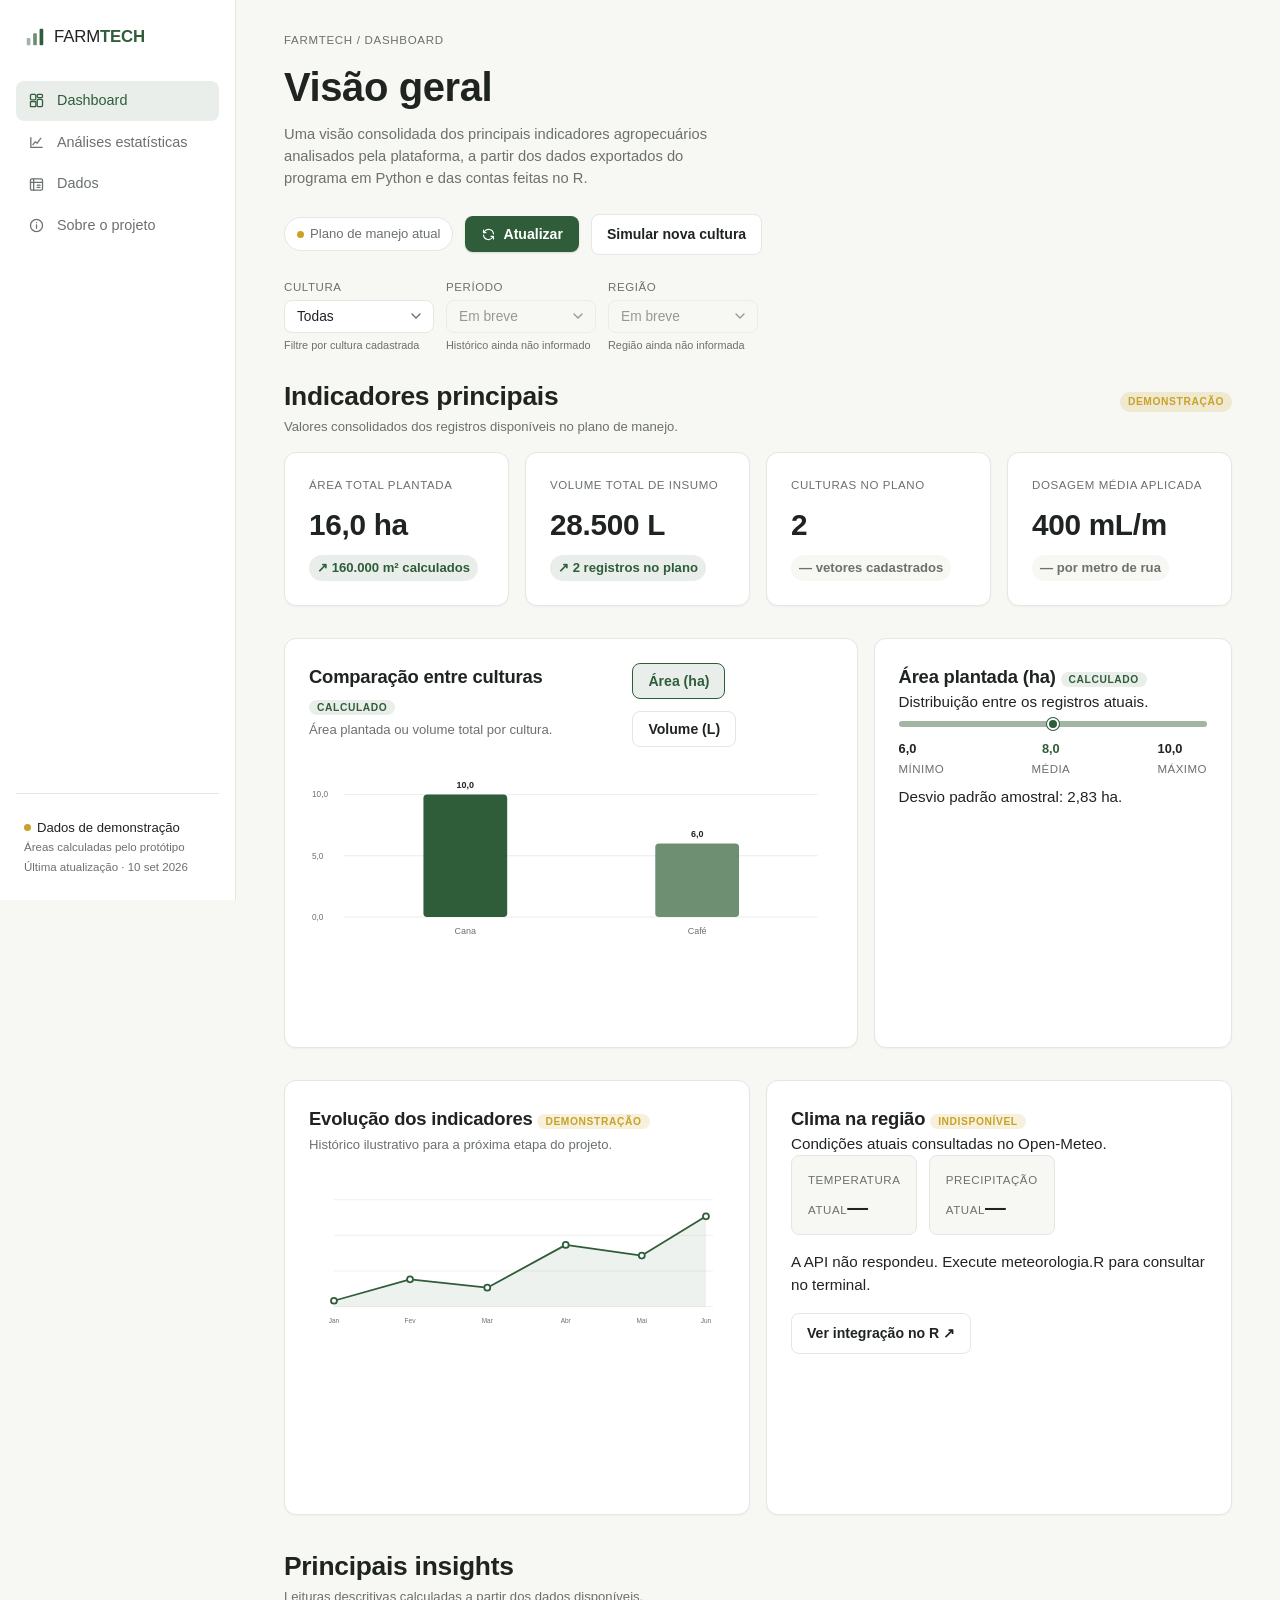
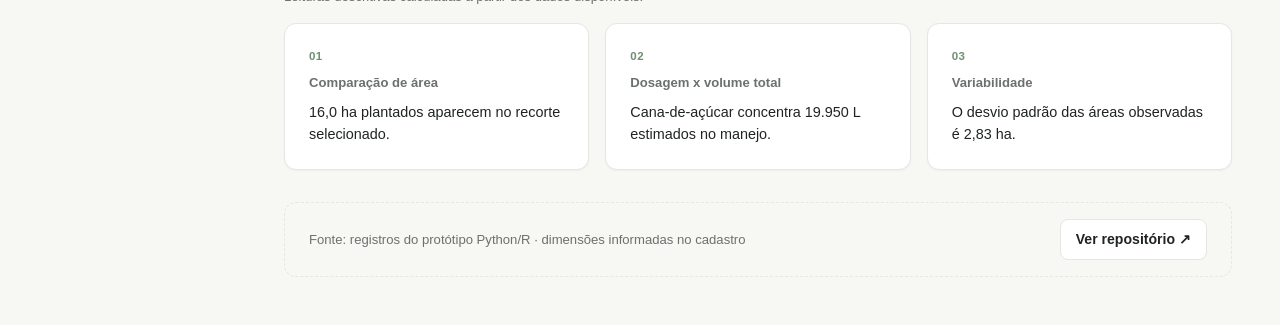
<file: prototype/index.html>
<!doctype html>
<html lang="pt-BR">
<head>
  <meta charset="utf-8">
  <meta name="viewport" content="width=device-width, initial-scale=1">
  <meta name="description" content="FarmTech — visão geral dos indicadores agropecuários">
  <title>FarmTech · Visão geral</title>
  <link rel="stylesheet" href="css/styles.css">
</head>
<body data-page="dashboard">
  <div class="app-shell">
    <aside class="sidebar" id="sidebar">
      <div class="sidebar-brand">
        <span class="mark" aria-hidden="true"><svg width="22" height="22" viewBox="0 0 24 24" fill="none"><rect x="3" y="13" width="4" height="8" rx="1" fill="currentColor" opacity=".45"/><rect x="10" y="8" width="4" height="13" rx="1" fill="currentColor" opacity=".7"/><rect x="17" y="3" width="4" height="18" rx="1" fill="currentColor"/></svg></span>
        <span class="wordmark"><span class="w-light">FARM</span><span class="w-bold">TECH</span></span>
        <button class="sidebar-close" type="button" aria-label="Fechar menu"><svg viewBox="0 0 24 24" fill="none" stroke="currentColor" stroke-width="1.8" stroke-linecap="round"><path d="M6 6l12 12M18 6L6 18"/></svg></button>
      </div>
      <nav class="nav-group" aria-label="Navegação principal">
        <a class="nav-link" aria-current="page" href="index.html"><svg viewBox="0 0 24 24" fill="none" stroke="currentColor" stroke-width="1.8" stroke-linecap="round" stroke-linejoin="round" aria-hidden="true"><rect x="3.5" y="3.5" width="7.5" height="7.5" rx="1.5"/><rect x="13" y="3.5" width="7.5" height="4.5" rx="1.5"/><rect x="13" y="10.5" width="7.5" height="10" rx="1.5"/><rect x="3.5" y="13.5" width="7.5" height="7"/></svg>Dashboard</a>
        <a class="nav-link" href="analysis.html"><svg viewBox="0 0 24 24" fill="none" stroke="currentColor" stroke-width="1.8" stroke-linecap="round" stroke-linejoin="round" aria-hidden="true"><path d="M4 19V5M4 19h16"/><path d="M7 15l3-4 3 2 5-7"/></svg>Análises estatísticas</a>
        <a class="nav-link" href="data.html"><svg viewBox="0 0 24 24" fill="none" stroke="currentColor" stroke-width="1.8" stroke-linecap="round" stroke-linejoin="round" aria-hidden="true"><rect x="3.5" y="4" width="17" height="16" rx="2"/><path d="M3.5 9h17M8 4v16M13 13h4M13 16h4"/></svg>Dados</a>
        <a class="nav-link" href="about.html"><svg viewBox="0 0 24 24" fill="none" stroke="currentColor" stroke-width="1.8" stroke-linecap="round" aria-hidden="true"><circle cx="12" cy="12" r="8.5"/><path d="M12 11v5M12 8h.01"/></svg>Sobre o projeto</a>
      </nav>
      <div class="sidebar-footer">
        <div class="status-row"><span class="status-dot is-mock" aria-hidden="true"></span><span>Dados de demonstração</span></div>
        <div class="status-meta">Áreas calculadas pelo protótipo</div>
        <div class="status-meta" id="sidebar-update">Última atualização</div>
      </div>
    </aside>
    <div class="content-column">
      <header class="topbar">
        <button class="menu-toggle" type="button" aria-label="Abrir menu"><svg viewBox="0 0 24 24" fill="none" stroke="currentColor" stroke-width="1.8" stroke-linecap="round"><path d="M4 7h16M4 12h16M4 17h16"/></svg></button>
        <div class="sidebar-brand"><span class="mark" aria-hidden="true"><svg width="22" height="22" viewBox="0 0 24 24" fill="none"><rect x="3" y="13" width="4" height="8" rx="1" fill="currentColor" opacity=".45"/><rect x="10" y="8" width="4" height="13" rx="1" fill="currentColor" opacity=".7"/><rect x="17" y="3" width="4" height="18" rx="1" fill="currentColor"/></svg></span><span class="wordmark"><span class="w-light">FARM</span><span class="w-bold">TECH</span></span></div>
      </header>
      <main class="main">
        <header class="page-header">
          <div><p class="breadcrumb">Farmtech / Dashboard</p><h1>Visão geral</h1><p class="subtitle">Uma visão consolidada dos principais indicadores agropecuários analisados pela plataforma, a partir dos dados exportados do programa em Python e das contas feitas no R.</p></div>
          <div class="header-actions"><span class="chip"><span class="status-dot is-mock" aria-hidden="true"></span>Plano de manejo atual</span><button class="btn btn-primary" id="refresh-data" type="button"><svg viewBox="0 0 24 24" fill="none" stroke="currentColor" stroke-width="1.8" stroke-linecap="round" stroke-linejoin="round" aria-hidden="true"><path d="M20 11a8 8 0 0 0-14.9-3M4 5v4h4M4 13a8 8 0 0 0 14.9 3M20 19v-4h-4"/></svg>Atualizar</button><a class="btn btn-ghost" href="data.html#nova-cultura">Simular nova cultura</a></div>
        </header>
        <div class="state-banner" id="dashboard-state" role="status" aria-live="polite"></div>
        <div class="filters" aria-label="Filtros do dashboard">
          <div class="filter-field"><label for="filter-cultura">Cultura</label><select id="filter-cultura"></select><span class="field-note">Filtre por cultura cadastrada</span></div>
          <div class="filter-field"><label for="filter-periodo">Período</label><select id="filter-periodo" disabled><option>Em breve</option></select><span class="field-note">Histórico ainda não informado</span></div>
          <div class="filter-field"><label for="filter-regiao">Região</label><select id="filter-regiao" disabled><option>Em breve</option></select><span class="field-note">Região ainda não informada</span></div>
        </div>
        <section class="section" aria-labelledby="kpi-title"><div class="section-head"><div><h2 id="kpi-title">Indicadores principais</h2><p class="section-desc">Valores consolidados dos registros disponíveis no plano de manejo.</p></div><span class="badge badge-mock">Demonstração</span></div><div id="kpi-grid" class="kpi-grid"></div></section>
        <section class="section" aria-labelledby="comparison-title"><div class="grid-2"><article class="card chart-card"><div class="chart-head"><div><h3 id="comparison-title">Comparação entre culturas <span class="badge badge-real">Calculado</span></h3><p>Área plantada ou volume total por cultura.</p></div><div class="header-actions"><button class="btn btn-ghost metric-btn is-active" data-metric="area" type="button" aria-pressed="true">Área (ha)</button><button class="btn btn-ghost metric-btn" data-metric="volume" type="button" aria-pressed="false">Volume (L)</button></div></div><div class="chart-canvas-wrap" id="chart-compare"></div></article><article class="card"><div class="chart-head"><div><h3>Área plantada (ha) <span class="badge badge-real">Calculado</span></h3><p>Distribuição entre os registros atuais.</p></div></div><div id="range-area"></div><p class="section-desc" id="range-note"></p></article></div></section>
        <section class="section"><div class="grid-split"><article class="card chart-card"><div class="chart-head"><div><h3>Evolução dos indicadores <span class="badge badge-mock">Demonstração</span></h3><p>Histórico ilustrativo para a próxima etapa do projeto.</p></div></div><div class="chart-canvas-wrap is-tall" id="chart-evolution"></div></article><article class="card"><div class="chart-head"><div><h3>Clima na região <span class="badge badge-real" id="clima-badge">Consultando API...</span></h3><p>Condições atuais consultadas no Open-Meteo.</p></div></div><div class="stat-grid"><div class="stat-mini"><span class="stat-label">Temperatura atual</span><strong class="stat-value" id="clima-temp">—</strong></div><div class="stat-mini"><span class="stat-label">Precipitação atual</span><strong class="stat-value" id="clima-precip">—</strong></div></div><p class="section-desc" id="clima-meta" style="margin-top:16px">Carregando dados atuais de Itapecerica da Serra, SP...</p><a class="btn btn-ghost" href="analysis.html#clima" style="margin-top:16px">Ver integração no R ↗</a></article></div></section>
        <section class="section"><div class="section-head"><div><h2>Principais insights</h2><p class="section-desc">Leituras descritivas calculadas a partir dos dados disponíveis.</p></div></div><div id="insight-grid" class="insight-grid"></div></section>
        <div class="source-note"><span>Fonte: registros do protótipo Python/R · dimensões informadas no cadastro</span><a class="btn btn-ghost" href="https://github.com/GabrielTamaisFischer/farmtech-solutions" target="_blank" rel="noreferrer">Ver repositório ↗</a></div>
      </main>
    </div>
  </div>
  <div id="toast" role="status" aria-live="polite"></div>
  <script src="data/data.js"></script><script src="js/app.js"></script>
</body>
</html>
</file>
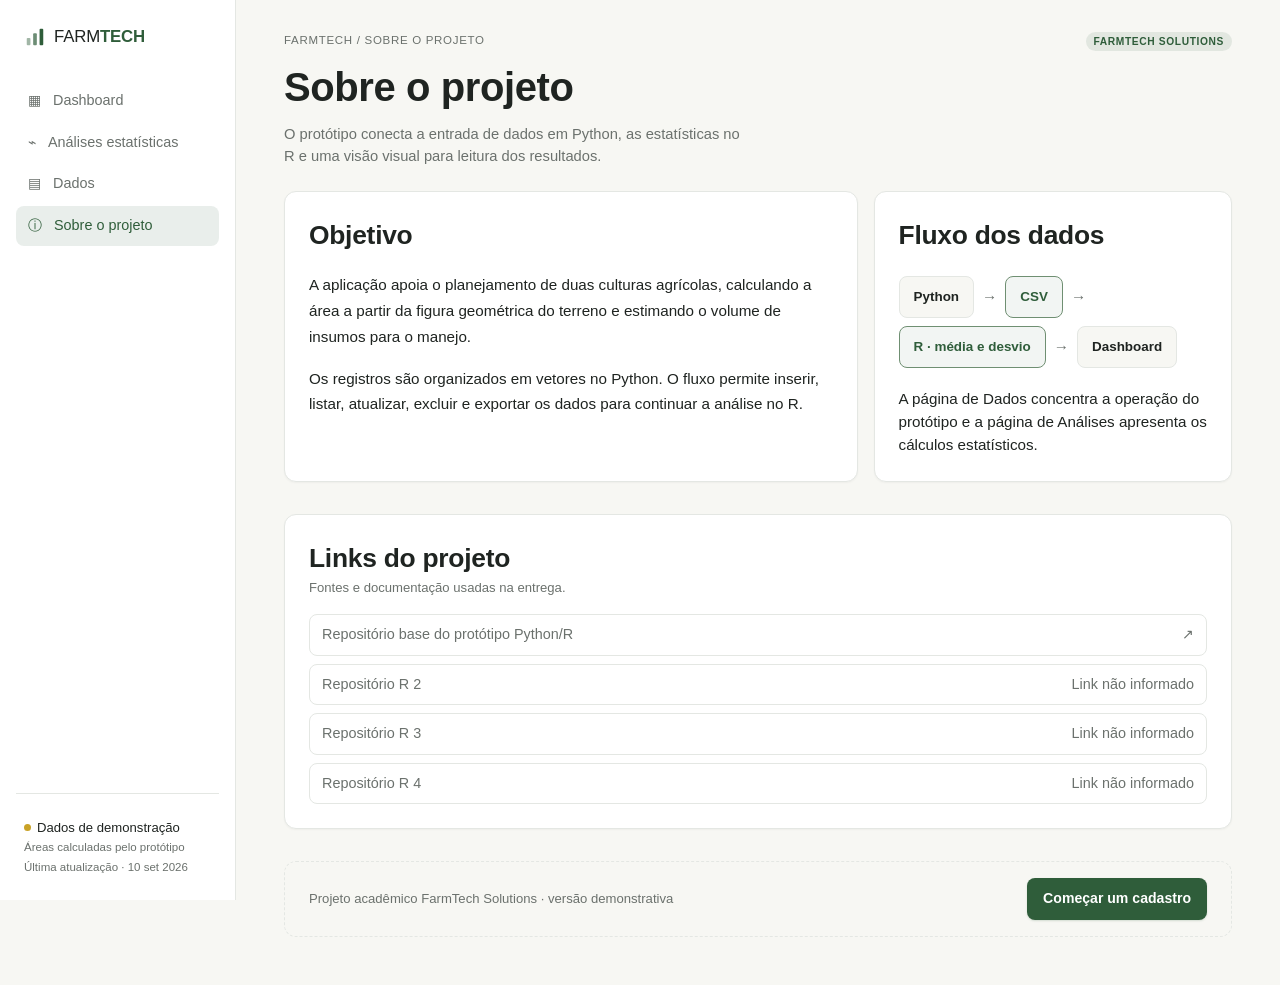
<file: prototype/about.html>
<!doctype html><html lang="pt-BR"><head><meta charset="utf-8"><meta name="viewport" content="width=device-width, initial-scale=1"><meta name="description" content="Sobre o projeto FarmTech Solutions"><title>FarmTech · Sobre o projeto</title><link rel="stylesheet" href="css/styles.css"></head><body data-page="about"><div class="app-shell"><aside class="sidebar"><div class="sidebar-brand"><span class="mark"><svg width="22" height="22" viewBox="0 0 24 24" fill="none"><rect x="3" y="13" width="4" height="8" rx="1" fill="currentColor" opacity=".45"/><rect x="10" y="8" width="4" height="13" rx="1" fill="currentColor" opacity=".7"/><rect x="17" y="3" width="4" height="18" rx="1" fill="currentColor"/></svg></span><span class="wordmark"><span class="w-light">FARM</span><span class="w-bold">TECH</span></span><button class="sidebar-close" type="button" aria-label="Fechar menu"><svg viewBox="0 0 24 24" fill="none" stroke="currentColor" stroke-width="1.8" stroke-linecap="round"><path d="M6 6l12 12M18 6L6 18"/></svg></button></div><nav class="nav-group" aria-label="Navegação principal"><a class="nav-link" href="index.html"><span>▦</span>Dashboard</a><a class="nav-link" href="analysis.html"><span>⌁</span>Análises estatísticas</a><a class="nav-link" href="data.html"><span>▤</span>Dados</a><a class="nav-link" aria-current="page" href="about.html"><span>ⓘ</span>Sobre o projeto</a></nav><div class="sidebar-footer"><div class="status-row"><span class="status-dot is-mock"></span><span>Dados de demonstração</span></div><div class="status-meta">Áreas calculadas pelo protótipo</div><div class="status-meta" id="sidebar-update">Última atualização</div></div></aside><div class="content-column"><header class="topbar"><button class="menu-toggle" type="button" aria-label="Abrir menu"><svg viewBox="0 0 24 24" fill="none" stroke="currentColor" stroke-width="1.8" stroke-linecap="round"><path d="M4 7h16M4 12h16M4 17h16"/></svg></button><div class="sidebar-brand"><span class="mark"><svg width="22" height="22" viewBox="0 0 24 24" fill="none"><rect x="3" y="13" width="4" height="8" rx="1" fill="currentColor" opacity=".45"/><rect x="10" y="8" width="4" height="13" rx="1" fill="currentColor" opacity=".7"/><rect x="17" y="3" width="4" height="18" rx="1" fill="currentColor"/></svg></span><span class="wordmark"><span class="w-light">FARM</span><span class="w-bold">TECH</span></span></div></header><main class="main"><header class="page-header"><div><p class="breadcrumb">Farmtech / Sobre o projeto</p><h1>Sobre o projeto</h1><p class="subtitle">O protótipo conecta a entrada de dados em Python, as estatísticas no R e uma visão visual para leitura dos resultados.</p></div><span class="badge badge-real">FarmTech Solutions</span></header><section class="section"><div class="grid-2"><article class="card prose"><h2>Objetivo</h2><p style="margin-top:16px">A aplicação apoia o planejamento de duas culturas agrícolas, calculando a área a partir da figura geométrica do terreno e estimando o volume de insumos para o manejo.</p><p>Os registros são organizados em vetores no Python. O fluxo permite inserir, listar, atualizar, excluir e exportar os dados para continuar a análise no R.</p></article><article class="card"><h2>Fluxo dos dados</h2><div class="flow-diagram" style="margin-top:20px"><span class="flow-step">Python</span><span class="flow-arrow">→</span><span class="flow-step is-r">CSV</span><span class="flow-arrow">→</span><span class="flow-step is-r">R · média e desvio</span><span class="flow-arrow">→</span><span class="flow-step">Dashboard</span></div><p class="section-desc" style="margin-top:20px">A página de Dados concentra a operação do protótipo e a página de Análises apresenta os cálculos estatísticos.</p></article></div></section><section class="section"><article class="card"><div class="section-head"><div><h2>Links do projeto</h2><p class="section-desc">Fontes e documentação usadas na entrega.</p></div></div><div id="source-list"></div></article></section><div class="source-note"><span>Projeto acadêmico FarmTech Solutions · versão demonstrativa</span><a class="btn btn-primary" href="data.html#nova-cultura">Começar um cadastro</a></div></main></div></div><div id="toast" role="status" aria-live="polite"></div><script src="data/data.js"></script><script src="js/app.js"></script></body></html>
</file>
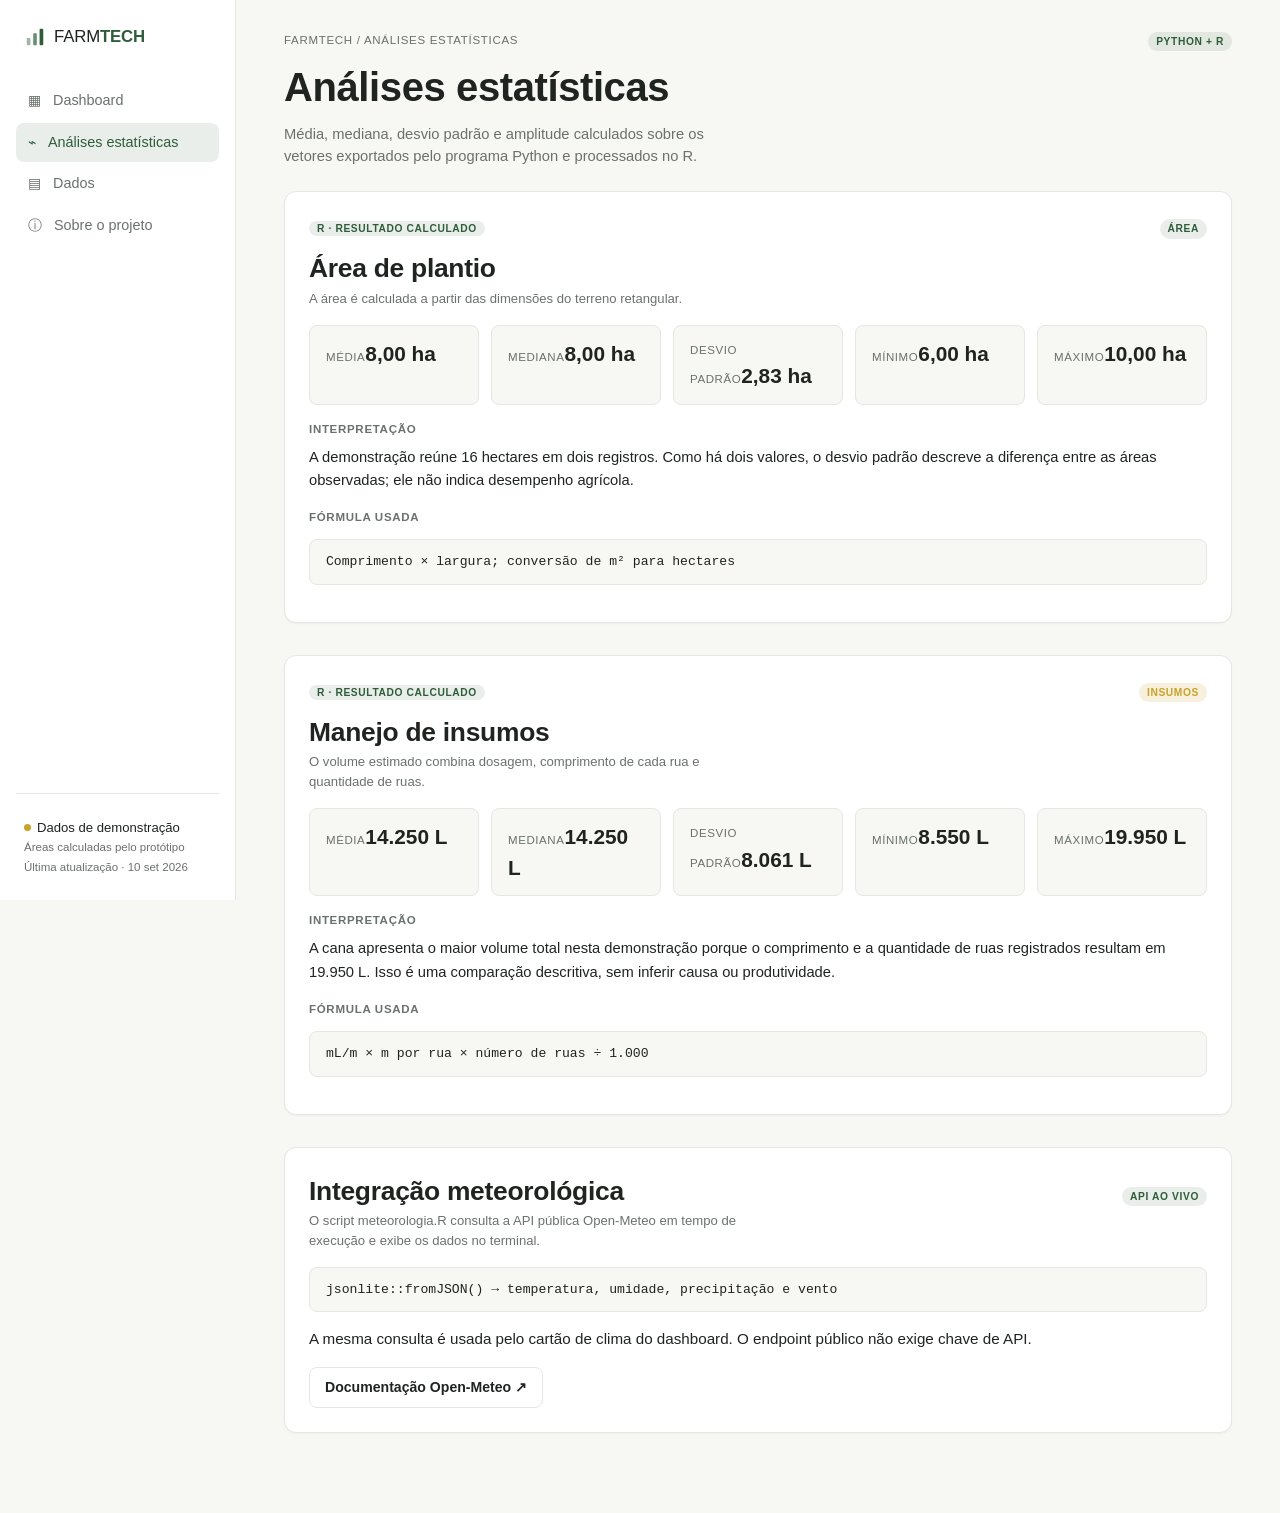
<file: prototype/analysis.html>
<!doctype html><html lang="pt-BR"><head><meta charset="utf-8"><meta name="viewport" content="width=device-width, initial-scale=1"><meta name="description" content="Análises estatísticas da FarmTech"><title>FarmTech · Análises estatísticas</title><link rel="stylesheet" href="css/styles.css"></head><body data-page="analysis"><div class="app-shell"><aside class="sidebar"><div class="sidebar-brand"><span class="mark"><svg width="22" height="22" viewBox="0 0 24 24" fill="none"><rect x="3" y="13" width="4" height="8" rx="1" fill="currentColor" opacity=".45"/><rect x="10" y="8" width="4" height="13" rx="1" fill="currentColor" opacity=".7"/><rect x="17" y="3" width="4" height="18" rx="1" fill="currentColor"/></svg></span><span class="wordmark"><span class="w-light">FARM</span><span class="w-bold">TECH</span></span><button class="sidebar-close" type="button" aria-label="Fechar menu"><svg viewBox="0 0 24 24" fill="none" stroke="currentColor" stroke-width="1.8" stroke-linecap="round"><path d="M6 6l12 12M18 6L6 18"/></svg></button></div><nav class="nav-group" aria-label="Navegação principal"><a class="nav-link" href="index.html"><span>▦</span>Dashboard</a><a class="nav-link" aria-current="page" href="analysis.html"><span>⌁</span>Análises estatísticas</a><a class="nav-link" href="data.html"><span>▤</span>Dados</a><a class="nav-link" href="about.html"><span>ⓘ</span>Sobre o projeto</a></nav><div class="sidebar-footer"><div class="status-row"><span class="status-dot is-mock"></span><span>Dados de demonstração</span></div><div class="status-meta">Áreas calculadas pelo protótipo</div><div class="status-meta" id="sidebar-update">Última atualização</div></div></aside><div class="content-column"><header class="topbar"><button class="menu-toggle" type="button" aria-label="Abrir menu"><svg viewBox="0 0 24 24" fill="none" stroke="currentColor" stroke-width="1.8" stroke-linecap="round"><path d="M4 7h16M4 12h16M4 17h16"/></svg></button><div class="sidebar-brand"><span class="mark"><svg width="22" height="22" viewBox="0 0 24 24" fill="none"><rect x="3" y="13" width="4" height="8" rx="1" fill="currentColor" opacity=".45"/><rect x="10" y="8" width="4" height="13" rx="1" fill="currentColor" opacity=".7"/><rect x="17" y="3" width="4" height="18" rx="1" fill="currentColor"/></svg></span><span class="wordmark"><span class="w-light">FARM</span><span class="w-bold">TECH</span></span></div></header><main class="main"><header class="page-header"><div><p class="breadcrumb">Farmtech / Análises estatísticas</p><h1>Análises estatísticas</h1><p class="subtitle">Média, mediana, desvio padrão e amplitude calculados sobre os vetores exportados pelo programa Python e processados no R.</p></div><span class="badge badge-real">Python + R</span></header><div id="analysis-list"></div><section class="section" id="clima" style="margin-top:32px"><article class="card"><div class="section-head"><div><h2>Integração meteorológica</h2><p class="section-desc">O script meteorologia.R consulta a API pública Open-Meteo em tempo de execução e exibe os dados no terminal.</p></div><span class="badge badge-real">API ao vivo</span></div><pre class="method-code">jsonlite::fromJSON() → temperatura, umidade, precipitação e vento</pre><p class="section-desc" style="margin-top:16px">A mesma consulta é usada pelo cartão de clima do dashboard. O endpoint público não exige chave de API.</p><a class="btn btn-ghost" style="margin-top:16px" href="https://open-meteo.com/en/docs" target="_blank" rel="noreferrer">Documentação Open-Meteo ↗</a></article></section></main></div></div><div id="toast" role="status" aria-live="polite"></div><script src="data/data.js"></script><script src="js/app.js"></script></body></html>
</file>
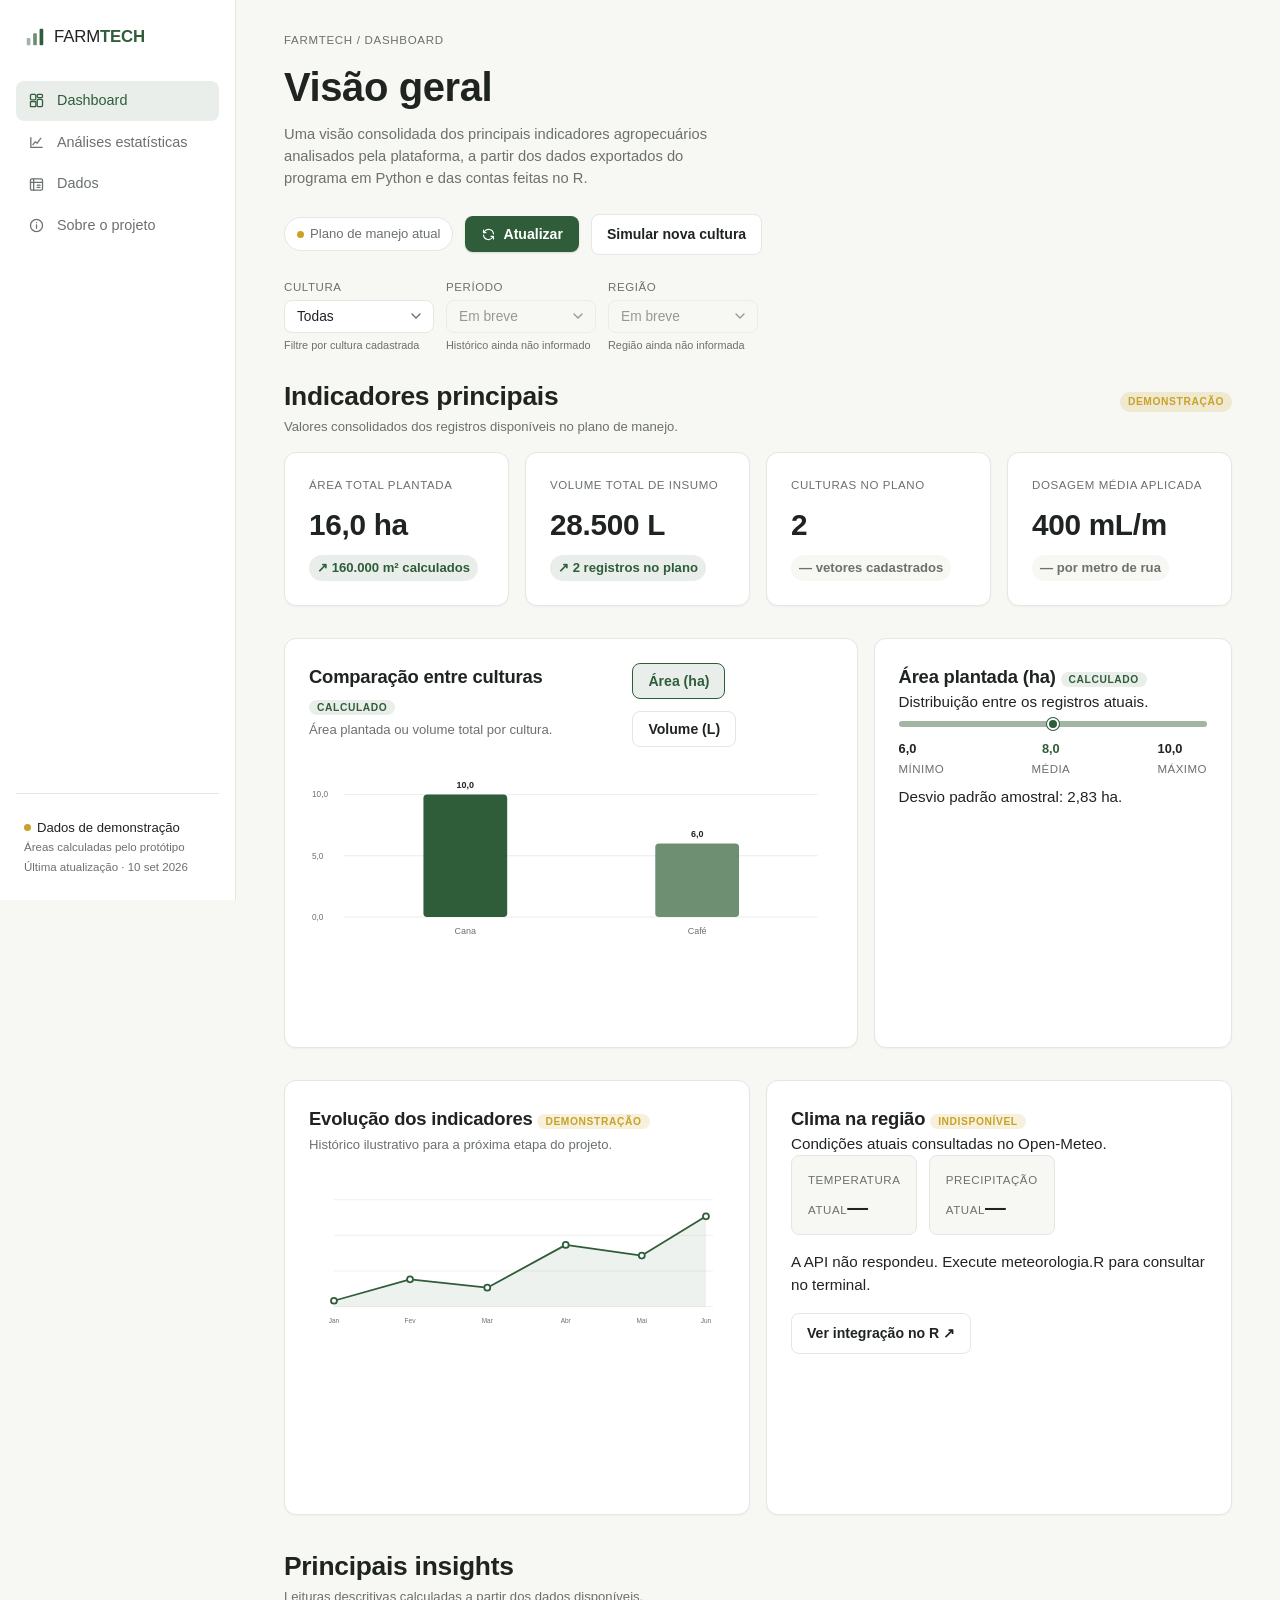
<file: prototype/dashboard.html>
<!doctype html><html lang="pt-BR"><head><meta charset="utf-8"><meta name="viewport" content="width=device-width, initial-scale=1"><meta http-equiv="refresh" content="0; url=index.html"><title>FarmTech · Dashboard</title><link rel="stylesheet" href="css/styles.css"></head><body data-page="dashboard"><p style="padding:30px">Abrindo o dashboard… <a href="index.html">continuar</a>.</p></body></html>
</file>
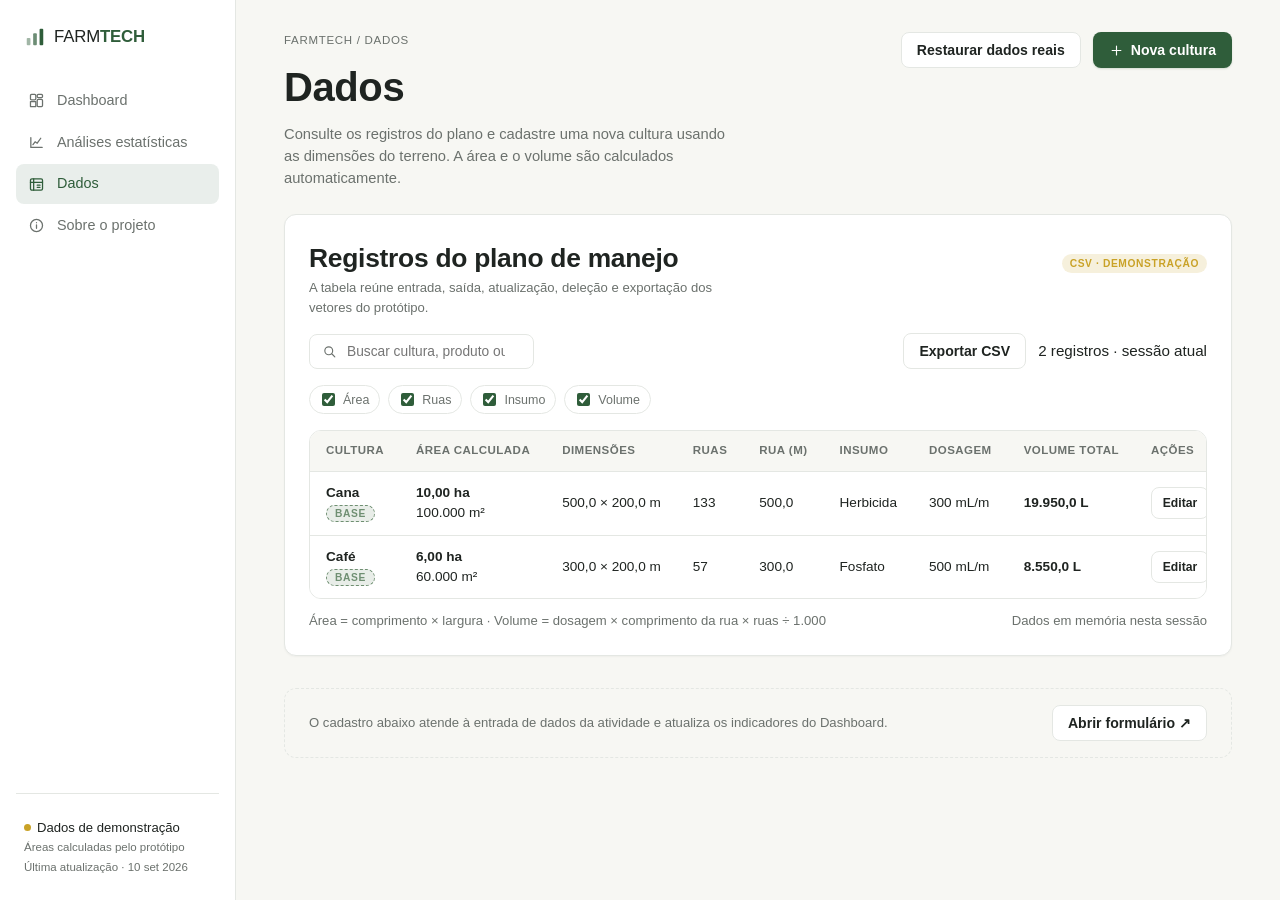
<file: prototype/data.html>
<!doctype html>
<html lang="pt-BR">
<head><meta charset="utf-8"><meta name="viewport" content="width=device-width, initial-scale=1"><meta name="description" content="Dados e operações do plano de manejo FarmTech"><title>FarmTech · Dados</title><link rel="stylesheet" href="css/styles.css"></head>
<body data-page="data">
  <div class="app-shell">
    <aside class="sidebar" id="sidebar"><div class="sidebar-brand"><span class="mark" aria-hidden="true"><svg width="22" height="22" viewBox="0 0 24 24" fill="none"><rect x="3" y="13" width="4" height="8" rx="1" fill="currentColor" opacity=".45"/><rect x="10" y="8" width="4" height="13" rx="1" fill="currentColor" opacity=".7"/><rect x="17" y="3" width="4" height="18" rx="1" fill="currentColor"/></svg></span><span class="wordmark"><span class="w-light">FARM</span><span class="w-bold">TECH</span></span><button class="sidebar-close" type="button" aria-label="Fechar menu"><svg viewBox="0 0 24 24" fill="none" stroke="currentColor" stroke-width="1.8" stroke-linecap="round"><path d="M6 6l12 12M18 6L6 18"/></svg></button></div><nav class="nav-group" aria-label="Navegação principal"><a class="nav-link" href="index.html"><svg viewBox="0 0 24 24" fill="none" stroke="currentColor" stroke-width="1.8" stroke-linecap="round" stroke-linejoin="round"><rect x="3.5" y="3.5" width="7.5" height="7.5" rx="1.5"/><rect x="13" y="3.5" width="7.5" height="4.5" rx="1.5"/><rect x="13" y="10.5" width="7.5" height="10" rx="1.5"/><rect x="3.5" y="13.5" width="7.5" height="7"/></svg>Dashboard</a><a class="nav-link" href="analysis.html"><svg viewBox="0 0 24 24" fill="none" stroke="currentColor" stroke-width="1.8" stroke-linecap="round" stroke-linejoin="round"><path d="M4 19V5M4 19h16"/><path d="M7 15l3-4 3 2 5-7"/></svg>Análises estatísticas</a><a class="nav-link" aria-current="page" href="data.html"><svg viewBox="0 0 24 24" fill="none" stroke="currentColor" stroke-width="1.8" stroke-linecap="round" stroke-linejoin="round"><rect x="3.5" y="4" width="17" height="16" rx="2"/><path d="M3.5 9h17M8 4v16M13 13h4M13 16h4"/></svg>Dados</a><a class="nav-link" href="about.html"><svg viewBox="0 0 24 24" fill="none" stroke="currentColor" stroke-width="1.8" stroke-linecap="round"><circle cx="12" cy="12" r="8.5"/><path d="M12 11v5M12 8h.01"/></svg>Sobre o projeto</a></nav><div class="sidebar-footer"><div class="status-row"><span class="status-dot is-mock"></span><span>Dados de demonstração</span></div><div class="status-meta">Áreas calculadas pelo protótipo</div><div class="status-meta" id="sidebar-update">Última atualização</div></div></aside>
    <div class="content-column"><header class="topbar"><button class="menu-toggle" type="button" aria-label="Abrir menu"><svg viewBox="0 0 24 24" fill="none" stroke="currentColor" stroke-width="1.8" stroke-linecap="round"><path d="M4 7h16M4 12h16M4 17h16"/></svg></button><div class="sidebar-brand"><span class="mark"><svg width="22" height="22" viewBox="0 0 24 24" fill="none"><rect x="3" y="13" width="4" height="8" rx="1" fill="currentColor" opacity=".45"/><rect x="10" y="8" width="4" height="13" rx="1" fill="currentColor" opacity=".7"/><rect x="17" y="3" width="4" height="18" rx="1" fill="currentColor"/></svg></span><span class="wordmark"><span class="w-light">FARM</span><span class="w-bold">TECH</span></span></div></header>
      <main class="main"><header class="page-header"><div><p class="breadcrumb">Farmtech / Dados</p><h1>Dados</h1><p class="subtitle">Consulte os registros do plano e cadastre uma nova cultura usando as dimensões do terreno. A área e o volume são calculados automaticamente.</p></div><div class="header-actions"><button class="btn btn-ghost" id="restore-btn" type="button">Restaurar dados reais</button><button class="btn btn-primary" id="new-cultura-btn" type="button"><svg viewBox="0 0 24 24" fill="none" stroke="currentColor" stroke-width="1.8" stroke-linecap="round"><path d="M12 5v14M5 12h14"/></svg>Nova cultura</button></div></header>
        <div class="state-banner" id="data-state" role="status" aria-live="polite"></div>
        <section class="card" aria-labelledby="records-title"><div class="section-head"><div><h2 id="records-title">Registros do plano de manejo</h2><p class="section-desc">A tabela reúne entrada, saída, atualização, deleção e exportação dos vetores do protótipo.</p></div><span class="badge badge-mock">CSV · demonstração</span></div><div class="table-toolbar"><div class="search-field"><svg viewBox="0 0 24 24" fill="none" stroke="currentColor" stroke-width="1.8" stroke-linecap="round"><circle cx="10.8" cy="10.8" r="6.3"/><path d="M16 16l4.5 4.5"/></svg><input id="table-search" type="search" placeholder="Buscar cultura, produto ou medida…" aria-label="Buscar registros"></div><div class="header-actions"><button class="btn btn-ghost" id="export-csv" type="button">Exportar CSV</button><span id="record-count" class="section-desc">Carregando…</span></div></div><div class="col-toggle" aria-label="Colunas visíveis"><label><input type="checkbox" data-col="area" checked> Área</label><label><input type="checkbox" data-col="streets" checked> Ruas</label><label><input type="checkbox" data-col="product" checked> Insumo</label><label><input type="checkbox" data-col="volume" checked> Volume</label></div><div class="table-scroll" style="margin-top:16px"><table class="data-table"><caption class="visually-hidden">Registros agropecuários</caption><thead><tr><th>Cultura</th><th data-column="area">Área calculada</th><th data-column="area">Dimensões</th><th data-column="streets">Ruas</th><th data-column="streets">Rua (m)</th><th data-column="product">Insumo</th><th data-column="product">Dosagem</th><th data-column="volume">Volume total</th><th>Ações</th></tr></thead><tbody id="data-rows"></tbody></table></div><div class="table-meta"><span>Área = comprimento × largura · Volume = dosagem × comprimento da rua × ruas ÷ 1.000</span><span>Dados em memória nesta sessão</span></div></section>
        <section class="section" style="margin-top:32px"><div class="source-note"><span>O cadastro abaixo atende à entrada de dados da atividade e atualiza os indicadores do Dashboard.</span><button class="btn btn-ghost" id="open-wizard-secondary" type="button">Abrir formulário ↗</button></div></section>
      </main>
    </div>
  </div>
  <div class="modal-overlay" id="wizard-modal" hidden><section class="modal" role="dialog" aria-modal="true" aria-labelledby="wizard-title"><header class="modal-header"><div><h2 id="wizard-title">Simular novo plantio</h2><p>Cadastre uma cultura em três etapas, com a mesma conta do farmtech.py.</p></div><button class="modal-close" id="wizard-close" type="button" aria-label="Fechar"><svg viewBox="0 0 24 24" fill="none" stroke="currentColor" stroke-width="1.8" stroke-linecap="round"><path d="M6 6l12 12M18 6L6 18"/></svg></button></header><div class="modal-body"><div class="step-indicator"><div class="step-dot is-active" data-step-indicator="1"><span class="num">1</span>Terreno</div><span class="step-connector"></span><div class="step-dot" data-step-indicator="2"><span class="num">2</span>Manejo</div><span class="step-connector"></span><div class="step-dot" data-step-indicator="3"><span class="num">3</span>Confirmar</div></div><div id="wizard-step-1" data-wizard-step="1"><div class="form-grid"><div class="form-field full"><label for="f-cultura">Nome da cultura</label><input id="f-cultura" type="text" placeholder="Ex.: Milho" autocomplete="off"></div><div class="form-field"><label for="f-comprimento">Comprimento do terreno <span class="hint">(m)</span></label><input id="f-comprimento" type="number" min="0.01" step="0.01" placeholder="500"></div><div class="form-field"><label for="f-largura">Largura do terreno <span class="hint">(m)</span></label><input id="f-largura" type="number" min="0.01" step="0.01" placeholder="200"></div></div><div class="wizard-preview"><div><div class="preview-label">Área calculada</div><div class="preview-value" id="preview-area">—</div></div><div><div class="preview-label">Em hectares</div><div class="preview-value" id="preview-ha">—</div></div></div><p class="form-error" id="wizard-error-1"></p></div><div id="wizard-step-2" data-wizard-step="2" hidden><div class="form-grid"><div class="form-field"><label for="f-qtd-ruas">Quantidade de ruas</label><input id="f-qtd-ruas" type="number" min="1" step="1" placeholder="133"></div><div class="form-field"><label for="f-comp-rua">Comprimento de cada rua <span class="hint">(m)</span></label><input id="f-comp-rua" type="number" min="0.01" step="0.01" placeholder="500"></div><div class="form-field"><label for="f-produto">Produto aplicado</label><input id="f-produto" type="text" placeholder="Ex.: Herbicida"></div><div class="form-field"><label for="f-dosagem">Dosagem <span class="hint">(mL por metro)</span></label><input id="f-dosagem" type="number" min="0.01" step="0.01" placeholder="300"></div><div class="form-field full"><label for="f-metodo">Método de aplicação <span class="hint">(opcional)</span></label><input id="f-metodo" type="text" placeholder="Ex.: Pulverização mecanizada"></div></div><div class="wizard-preview"><div><div class="preview-label">Volume estimado</div><div class="preview-value" id="preview-volume">—</div></div><div><div class="preview-label">Área do terreno</div><div class="preview-value" id="preview-area-step2">—</div></div></div><p class="form-error" id="wizard-error-2"></p></div><div id="wizard-step-3" data-wizard-step="3" hidden><p class="section-desc" style="margin-bottom:16px">Confira os dados calculados antes de adicionar o registro ao plano.</p><div class="wizard-summary-list" id="wizard-summary"></div><p class="section-desc" style="margin-top:16px">O novo registro fica disponível nesta sessão e recalcula os indicadores do Dashboard.</p></div></div><footer class="modal-footer"><button class="btn btn-ghost" id="wizard-back" type="button" hidden>Voltar</button><button class="btn btn-primary" id="wizard-next" type="button">Continuar</button></footer></section></div>
  <div id="toast" role="status" aria-live="polite"></div><script src="data/data.js"></script><script src="js/app.js"></script>
</body></html>
</file>
<file: prototype/css/styles.css>
/* =========================================================
   FARMTECH — design system
   Tokens first, components second. Every color below is a
   deliberate choice from the project brief, not a default.
   ========================================================= */

:root {
  /* ---- color ---- */
  --color-primary: #2F5D3A;
  --color-primary-hover: #274d30;
  --color-secondary: #6F8F72;
  --color-bg: #F7F7F3;
  --color-surface: #FFFFFF;
  --color-text: #1F2421;
  --color-text-muted: #6B716D;
  --color-border: #E4E7E3;
  --color-accent: #C9A227;
  --color-negative: #B65C5C;

  --color-primary-10: rgba(47, 93, 58, 0.10);
  --color-primary-06: rgba(47, 93, 58, 0.06);
  --color-accent-14: rgba(201, 162, 39, 0.16);
  --color-negative-14: rgba(182, 92, 92, 0.14);

  /* ---- type ---- */
  --font-body: "Inter", -apple-system, BlinkMacSystemFont, "Segoe UI", sans-serif;
  --fs-h1: clamp(1.9rem, 1.6rem + 1.2vw, 2.5rem);
  --fs-h2: clamp(1.4rem, 1.25rem + 0.6vw, 1.65rem);
  --fs-h3: 1.15rem;
  --fs-body: 0.95rem;
  --fs-data: clamp(1.5rem, 1.3rem + 0.7vw, 2rem);
  --fs-label: 0.72rem;
  --fs-small: 0.82rem;

  /* ---- shape / space ---- */
  --radius-card: 12px;
  --radius-sm: 8px;
  --radius-pill: 100px;
  --shadow-card: 0 1px 2px rgba(31, 36, 33, 0.04);
  --space-1: 4px;
  --space-2: 8px;
  --space-3: 12px;
  --space-4: 16px;
  --space-5: 24px;
  --space-6: 32px;
  --space-7: 48px;

  --sidebar-w: 236px;
  --header-h: 72px;
}

/* ---------------------------------------------------------
   Reset / base
   --------------------------------------------------------- */
*, *::before, *::after { box-sizing: border-box; }
[hidden] { display: none !important; }

html { -webkit-text-size-adjust: 100%; }

body {
  margin: 0;
  background: var(--color-bg);
  color: var(--color-text);
  font-family: var(--font-body);
  font-size: var(--fs-body);
  line-height: 1.5;
  -webkit-font-smoothing: antialiased;
}

h1, h2, h3, h4 { margin: 0; font-weight: 600; letter-spacing: -0.01em; }
h1 { font-size: var(--fs-h1); }
h2 { font-size: var(--fs-h2); }
h3 { font-size: var(--fs-h3); }
p { margin: 0; }
a { color: inherit; text-decoration: none; }
ul { margin: 0; padding: 0; list-style: none; }
button { font-family: inherit; }
table { border-collapse: collapse; width: 100%; }

img, svg { display: block; max-width: 100%; }

:focus-visible {
  outline: 2px solid var(--color-primary);
  outline-offset: 2px;
  border-radius: 4px;
}

.visually-hidden {
  position: absolute;
  width: 1px; height: 1px;
  padding: 0; margin: -1px;
  overflow: hidden;
  clip: rect(0,0,0,0);
  white-space: nowrap; border: 0;
}

@media (prefers-reduced-motion: reduce) {
  *, *::before, *::after {
    animation-duration: 0.001ms !important;
    animation-iteration-count: 1 !important;
    transition-duration: 0.001ms !important;
  }
}

/* ---------------------------------------------------------
   App shell
   --------------------------------------------------------- */
.app-shell {
  display: grid;
  grid-template-columns: var(--sidebar-w) 1fr;
  min-height: 100vh;
}

/* ---- sidebar ---- */
.sidebar {
  background: var(--color-surface);
  border-right: 1px solid var(--color-border);
  padding: var(--space-5) var(--space-4);
  display: flex;
  flex-direction: column;
  position: sticky;
  top: 0;
  height: 100vh;
}

.sidebar-brand {
  display: flex;
  align-items: center;
  gap: var(--space-2);
  padding: 0 var(--space-2);
  margin-bottom: var(--space-6);
}

.sidebar-brand .mark { color: var(--color-primary); flex: none; }

.sidebar-brand .wordmark {
  font-size: 1.05rem;
  letter-spacing: -0.01em;
}
.sidebar-brand .wordmark .w-light { font-weight: 500; color: var(--color-text); }
.sidebar-brand .wordmark .w-bold { font-weight: 800; color: var(--color-primary); }

.nav-group { display: flex; flex-direction: column; gap: 2px; }

.nav-link {
  display: flex;
  align-items: center;
  gap: var(--space-3);
  padding: 9px var(--space-3);
  border-radius: var(--radius-sm);
  color: var(--color-text-muted);
  font-size: 0.9rem;
  font-weight: 500;
  transition: background 0.15s ease, color 0.15s ease;
}
.nav-link svg { flex: none; width: 17px; height: 17px; }
.nav-link:hover { background: var(--color-bg); color: var(--color-text); }
.nav-link[aria-current="page"] {
  background: var(--color-primary-10);
  color: var(--color-primary);
}

.nav-divider {
  height: 1px;
  background: var(--color-border);
  margin: var(--space-4) var(--space-2);
}

.sidebar-footer {
  margin-top: auto;
  padding: var(--space-3) var(--space-2) 0;
  border-top: 1px solid var(--color-border);
}
.sidebar-footer .status-row {
  display: flex;
  align-items: center;
  gap: 6px;
  font-size: var(--fs-small);
  color: var(--color-text);
  margin-top: var(--space-3);
}
.status-dot {
  width: 7px; height: 7px; border-radius: 50%;
  background: var(--color-primary);
  flex: none;
}
.status-dot.is-mock { background: var(--color-accent); }
.sidebar-footer .status-meta {
  font-size: var(--fs-label);
  color: var(--color-text-muted);
  margin-top: 2px;
}

.sidebar-close, .menu-toggle { display: none; }

/* ---------------------------------------------------------
   Main column
   --------------------------------------------------------- */
.main {
  min-width: 0;
  padding: var(--space-6) var(--space-7) var(--space-7);
}

.page-header {
  display: flex;
  align-items: flex-start;
  justify-content: space-between;
  gap: var(--space-5);
  flex-wrap: wrap;
  margin-bottom: var(--space-5);
}

.breadcrumb {
  font-size: var(--fs-label);
  text-transform: uppercase;
  letter-spacing: 0.06em;
  color: var(--color-text-muted);
  margin-bottom: var(--space-2);
}

.page-header .subtitle {
  color: var(--color-text-muted);
  max-width: 56ch;
  margin-top: 6px;
  font-size: 0.92rem;
}

.header-actions {
  display: flex;
  align-items: center;
  gap: var(--space-3);
  flex-wrap: wrap;
}

.chip {
  display: inline-flex;
  align-items: center;
  gap: 6px;
  padding: 6px 12px;
  border-radius: var(--radius-pill);
  border: 1px solid var(--color-border);
  background: var(--color-surface);
  font-size: var(--fs-small);
  color: var(--color-text-muted);
}

.btn {
  display: inline-flex;
  align-items: center;
  gap: 7px;
  border-radius: var(--radius-sm);
  padding: 9px 15px;
  font-size: 0.88rem;
  font-weight: 600;
  border: 1px solid transparent;
  cursor: pointer;
  transition: background 0.15s ease, border-color 0.15s ease, opacity 0.15s ease;
  background: none;
}
.btn svg { width: 15px; height: 15px; }
.btn-primary { background: var(--color-primary); color: #fff; }
.btn-primary:hover { background: var(--color-primary-hover); }
.btn-ghost { border-color: var(--color-border); color: var(--color-text); background: var(--color-surface); }
.btn-ghost:hover { border-color: var(--color-primary); color: var(--color-primary); }
.btn[disabled] { opacity: 0.55; cursor: not-allowed; }
.btn.is-loading svg { animation: spin 0.9s linear infinite; }
@keyframes spin { to { transform: rotate(360deg); } }

/* ---------------------------------------------------------
   Filters
   --------------------------------------------------------- */
.filters {
  display: flex;
  flex-wrap: wrap;
  gap: var(--space-3);
  margin-bottom: var(--space-5);
}

.filter-field { display: flex; flex-direction: column; gap: 4px; }
.filter-field label {
  font-size: var(--fs-label);
  text-transform: uppercase;
  letter-spacing: 0.05em;
  color: var(--color-text-muted);
}
.filter-field select {
  font-family: inherit;
  font-size: 0.86rem;
  color: var(--color-text);
  background: var(--color-surface);
  border: 1px solid var(--color-border);
  border-radius: var(--radius-sm);
  padding: 8px 30px 8px 12px;
  min-width: 150px;
  appearance: none;
  background-image: url("data:image/svg+xml,%3Csvg xmlns='http://www.w3.org/2000/svg' width='10' height='6'%3E%3Cpath d='M1 1l4 4 4-4' stroke='%236B716D' stroke-width='1.4' fill='none' stroke-linecap='round' stroke-linejoin='round'/%3E%3C/svg%3E");
  background-repeat: no-repeat;
  background-position: right 12px center;
  cursor: pointer;
  transition: border-color 0.15s ease;
}
.filter-field select:hover { border-color: var(--color-secondary); }
.filter-field select:disabled { color: var(--color-text-muted); cursor: not-allowed; background-color: var(--color-bg); }
.filter-field .field-note {
  font-size: 0.68rem;
  color: var(--color-text-muted);
}

/* ---------------------------------------------------------
   Cards / grid
   --------------------------------------------------------- */
.card {
  background: var(--color-surface);
  border: 1px solid var(--color-border);
  border-radius: var(--radius-card);
  box-shadow: var(--shadow-card);
  padding: var(--space-5);
}

.section {
  margin-bottom: var(--space-6);
}
.section-head {
  display: flex;
  align-items: baseline;
  justify-content: space-between;
  gap: var(--space-3);
  margin-bottom: var(--space-4);
  flex-wrap: wrap;
}
.section-head .section-desc {
  font-size: var(--fs-small);
  color: var(--color-text-muted);
  max-width: 60ch;
}

.kpi-grid {
  display: grid;
  grid-template-columns: repeat(4, 1fr);
  gap: var(--space-4);
}

.kpi-card { display: flex; flex-direction: column; gap: var(--space-2); }
.kpi-card .kpi-label {
  font-size: var(--fs-label);
  text-transform: uppercase;
  letter-spacing: 0.05em;
  color: var(--color-text-muted);
}
.kpi-card .kpi-value {
  font-size: var(--fs-data);
  font-weight: 700;
  font-variant-numeric: tabular-nums;
  letter-spacing: -0.01em;
}
.kpi-card .kpi-delta {
  display: inline-flex;
  align-items: center;
  gap: 4px;
  font-size: var(--fs-small);
  font-weight: 600;
  width: fit-content;
  padding: 3px 8px;
  border-radius: var(--radius-pill);
}
.kpi-delta.is-up { color: var(--color-primary); background: var(--color-primary-10); }
.kpi-delta.is-down { color: var(--color-negative); background: var(--color-negative-14); }
.kpi-delta.is-flat { color: var(--color-text-muted); background: var(--color-bg); }
.kpi-card .kpi-period { font-size: 0.72rem; color: var(--color-text-muted); }

.badge {
  font-size: 0.64rem;
  font-weight: 700;
  letter-spacing: 0.06em;
  text-transform: uppercase;
  padding: 2px 8px;
  border-radius: var(--radius-pill);
}
.badge-mock { color: var(--color-accent); background: var(--color-accent-14); }
.badge-real { color: var(--color-primary); background: var(--color-primary-10); }

.grid-2 { display: grid; grid-template-columns: 1.6fr 1fr; gap: var(--space-4); }
.grid-split { display: grid; grid-template-columns: 1fr 1fr; gap: var(--space-4); }

.chart-card .chart-head {
  display: flex;
  align-items: flex-start;
  justify-content: space-between;
  gap: var(--space-3);
  margin-bottom: var(--space-4);
}
.chart-card .chart-head h3 { margin-bottom: 2px; }
.chart-card .chart-head p { font-size: var(--fs-small); color: var(--color-text-muted); }
.chart-canvas-wrap { position: relative; height: 260px; }
.chart-canvas-wrap.is-tall { height: 320px; }

.insight-grid {
  display: grid;
  grid-template-columns: repeat(3, 1fr);
  gap: var(--space-4);
}
.insight-card { display: flex; flex-direction: column; gap: var(--space-2); }
.insight-card .insight-index {
  font-family: var(--font-body);
  font-size: 0.72rem;
  font-weight: 700;
  color: var(--color-secondary);
  letter-spacing: 0.04em;
}
.insight-card .insight-kind {
  font-size: var(--fs-small);
  font-weight: 600;
  color: var(--color-text-muted);
}
.insight-card p.insight-text { font-size: 0.9rem; line-height: 1.55; }

.source-note {
  display: flex;
  align-items: center;
  justify-content: space-between;
  gap: var(--space-3);
  flex-wrap: wrap;
  padding: var(--space-4) var(--space-5);
  border-radius: var(--radius-card);
  border: 1px dashed var(--color-border);
  color: var(--color-text-muted);
  font-size: var(--fs-small);
}
.source-note a.btn { flex: none; }

/* ---- stat mini cards on analysis page ---- */
.stat-grid { display: grid; grid-template-columns: repeat(5, 1fr); gap: var(--space-3); }
.stat-mini {
  border: 1px solid var(--color-border);
  border-radius: var(--radius-sm);
  padding: var(--space-3) var(--space-4);
  background: var(--color-bg);
}
.stat-mini .stat-label { font-size: var(--fs-label); text-transform: uppercase; letter-spacing: 0.05em; color: var(--color-text-muted); }
.stat-mini .stat-value { font-size: 1.3rem; font-weight: 700; font-variant-numeric: tabular-nums; margin-top: 2px; }

.analysis-card + .analysis-card { margin-top: var(--space-6); }
.analysis-block { display: grid; gap: var(--space-4); margin-top: var(--space-4); }
.analysis-block h4 {
  font-size: var(--fs-label);
  text-transform: uppercase;
  letter-spacing: 0.06em;
  color: var(--color-text-muted);
  margin-bottom: var(--space-2);
}
.analysis-block p { font-size: 0.92rem; line-height: 1.6; }
.method-code {
  font-family: ui-monospace, SFMono-Regular, Menlo, monospace;
  font-size: 0.82rem;
  background: var(--color-bg);
  border: 1px solid var(--color-border);
  border-radius: var(--radius-sm);
  padding: var(--space-3) var(--space-4);
  overflow-x: auto;
  color: var(--color-text);
}

/* ---- range plot (distribuição honesta pra N pequeno) ---- */
.range-plot { padding: var(--space-2) 0; }
.range-track {
  position: relative;
  height: 6px;
  border-radius: var(--radius-pill);
  background: var(--color-border);
}
.range-fill {
  position: absolute;
  top: 0; height: 100%;
  border-radius: var(--radius-pill);
  background: var(--color-secondary);
  opacity: 0.55;
}
.range-marker {
  position: absolute;
  top: 50%;
  width: 12px; height: 12px;
  border-radius: 50%;
  transform: translate(-50%, -50%);
  border: 2px solid var(--color-surface);
}
.range-marker--mean { background: var(--color-primary); box-shadow: 0 0 0 1px var(--color-primary); }
.range-labels {
  display: flex;
  justify-content: space-between;
  margin-top: var(--space-3);
  font-size: 0.8rem;
  font-weight: 600;
  font-variant-numeric: tabular-nums;
}
.range-labels em {
  display: block;
  font-style: normal;
  font-weight: 500;
  font-size: var(--fs-label);
  text-transform: uppercase;
  letter-spacing: 0.04em;
  color: var(--color-text-muted);
  margin-top: 2px;
}
.range-labels-mean { color: var(--color-primary); text-align: center; }

/* ---------------------------------------------------------
   Table (data page)
   --------------------------------------------------------- */
.table-toolbar {
  display: flex;
  align-items: center;
  justify-content: space-between;
  gap: var(--space-3);
  flex-wrap: wrap;
  margin-bottom: var(--space-4);
}
.search-field {
  display: flex;
  align-items: center;
  gap: 8px;
  border: 1px solid var(--color-border);
  border-radius: var(--radius-sm);
  padding: 8px 12px;
  background: var(--color-surface);
  min-width: 220px;
}
.search-field svg { width: 15px; height: 15px; color: var(--color-text-muted); flex: none; }
.search-field input {
  border: none; outline: none; font-family: inherit;
  font-size: 0.86rem; width: 100%; background: transparent; color: var(--color-text);
}
.col-toggle { display: flex; gap: var(--space-2); flex-wrap: wrap; }
.col-toggle label {
  display: inline-flex; align-items: center; gap: 5px;
  font-size: 0.78rem; color: var(--color-text-muted);
  border: 1px solid var(--color-border); border-radius: var(--radius-pill);
  padding: 4px 10px 4px 8px; cursor: pointer;
}
.col-toggle input { accent-color: var(--color-primary); }

.table-scroll {
  overflow-x: auto;
  border: 1px solid var(--color-border);
  border-radius: var(--radius-card);
  background: var(--color-surface);
}
.data-table th, .data-table td {
  padding: 11px 16px;
  text-align: left;
  font-size: 0.85rem;
  white-space: nowrap;
  border-bottom: 1px solid var(--color-border);
}
.data-table th {
  font-size: var(--fs-label);
  text-transform: uppercase;
  letter-spacing: 0.04em;
  color: var(--color-text-muted);
  background: var(--color-bg);
  position: sticky; top: 0;
}
.data-table tbody tr:last-child td { border-bottom: none; }
.data-table tbody tr:hover { background: var(--color-primary-06); }
.data-table td { font-variant-numeric: tabular-nums; }

.table-meta {
  display: flex; justify-content: space-between; flex-wrap: wrap; gap: var(--space-2);
  font-size: var(--fs-small); color: var(--color-text-muted); margin-top: var(--space-3);
}

/* ---------------------------------------------------------
   States: loading / empty / error
   --------------------------------------------------------- */
.state-banner {
  display: none;
  align-items: center;
  gap: var(--space-3);
  padding: var(--space-4) var(--space-5);
  border-radius: var(--radius-card);
  font-size: 0.88rem;
  margin-bottom: var(--space-5);
}
.state-banner.is-visible { display: flex; }
.state-banner.state-loading { background: var(--color-primary-06); color: var(--color-primary); }
.state-banner.state-empty { background: var(--color-bg); color: var(--color-text-muted); border: 1px dashed var(--color-border); }
.state-banner.state-error { background: var(--color-negative-14); color: var(--color-negative); }
.state-banner.state-success { background: var(--color-primary-10); color: var(--color-primary); }
.state-banner svg { flex: none; width: 17px; height: 17px; }

.skeleton {
  background: linear-gradient(90deg, var(--color-bg) 25%, #eef0ea 37%, var(--color-bg) 63%);
  background-size: 400% 100%;
  animation: shimmer 1.4s ease infinite;
  border-radius: var(--radius-sm);
}
@keyframes shimmer { 0% { background-position: 100% 0; } 100% { background-position: 0 0; } }
.skeleton-kpi { height: 92px; border-radius: var(--radius-card); }
.skeleton-chart { height: 260px; border-radius: var(--radius-card); }

/* ---------------------------------------------------------
   About page
   --------------------------------------------------------- */
.flow-diagram {
  display: flex;
  align-items: center;
  flex-wrap: wrap;
  gap: var(--space-2);
}
.flow-step {
  border: 1px solid var(--color-border);
  background: var(--color-bg);
  border-radius: var(--radius-sm);
  padding: 10px 14px;
  font-size: 0.84rem;
  font-weight: 600;
}
.flow-step.is-r { border-color: var(--color-secondary); color: var(--color-primary); background: var(--color-primary-06); }
.flow-arrow { color: var(--color-text-muted); flex: none; }

.prose { max-width: 68ch; }
.prose p { font-size: 0.95rem; line-height: 1.7; margin-bottom: var(--space-4); }
.prose p:last-child { margin-bottom: 0; }

/* ---------------------------------------------------------
   Mobile
   --------------------------------------------------------- */
.topbar { display: none; }

@media (max-width: 960px) {
  .app-shell { grid-template-columns: 1fr; }

  .topbar {
    display: flex;
    align-items: center;
    justify-content: space-between;
    padding: var(--space-3) var(--space-4);
    background: var(--color-surface);
    border-bottom: 1px solid var(--color-border);
    position: sticky; top: 0; z-index: 30;
  }
  .topbar .sidebar-brand { margin: 0; padding: 0; }

  .menu-toggle {
    display: inline-flex;
    align-items: center; justify-content: center;
    width: 36px; height: 36px;
    border: 1px solid var(--color-border);
    border-radius: var(--radius-sm);
    background: var(--color-surface);
    cursor: pointer;
  }

  .sidebar {
    position: fixed;
    inset: 0 25% 0 0;
    z-index: 40;
    transform: translateX(-100%);
    transition: transform 0.2s ease;
    box-shadow: 0 0 0 2000px rgba(31,36,33,0);
  }
  .sidebar.is-open {
    transform: translateX(0);
    box-shadow: 0 0 0 2000px rgba(31,36,33,0.35);
  }
  .sidebar-close {
    display: inline-flex; align-items: center; justify-content: center;
    width: 30px; height: 30px; margin-left: auto;
    border: 1px solid var(--color-border); border-radius: var(--radius-sm);
    background: var(--color-surface); cursor: pointer;
  }

  .main { padding: var(--space-5) var(--space-4) var(--space-7); }

  .kpi-grid { grid-template-columns: repeat(2, 1fr); }
  .insight-grid { grid-template-columns: 1fr; }
  .grid-2, .grid-split { grid-template-columns: 1fr; }
  .stat-grid { grid-template-columns: repeat(2, 1fr); }
}

@media (max-width: 620px) {
  .kpi-grid { grid-template-columns: 1fr; }
  .stat-grid { grid-template-columns: 1fr 1fr; }
  .page-header { flex-direction: column; }
}

/* ---------------------------------------------------------
   Button polish (produto, não só dashboard)
   --------------------------------------------------------- */
.btn-primary { box-shadow: 0 1px 2px rgba(47, 93, 58, 0.18); }
.btn-primary:hover { background: var(--color-primary-hover); transform: translateY(-1px); box-shadow: 0 6px 14px rgba(47, 93, 58, 0.24); }
.btn-primary:active { transform: translateY(0); box-shadow: 0 1px 2px rgba(47, 93, 58, 0.18); }
.btn-icon { width: 32px; height: 32px; padding: 0; align-items: center; justify-content: center; border-radius: var(--radius-sm); flex: none; }
.btn-icon svg { width: 15px; height: 15px; }
.btn-danger-ghost { border-color: var(--color-border); color: var(--color-negative); background: var(--color-surface); }
.btn-danger-ghost:hover { border-color: var(--color-negative); background: var(--color-negative-14); }

.content-column { min-width: 0; }
.metric-btn { white-space: nowrap; }
.metric-btn.is-active { border-color: var(--color-primary); color: var(--color-primary); background: var(--color-primary-10); }
.table-actions .btn-icon { width: auto; min-width: 58px; padding: 7px 10px; font-size: 0.76rem; }
#toast { position: fixed; left: 50%; bottom: 24px; z-index: 120; transform: translate(-50%, 12px); opacity: 0; pointer-events: none; padding: 10px 16px; border-radius: var(--radius-pill); background: var(--color-text); color: #fff; font-size: var(--fs-small); box-shadow: 0 8px 24px rgba(31,36,33,.18); transition: opacity .18s ease, transform .18s ease; }
#toast.is-visible { opacity: 1; transform: translate(-50%, 0); }
.state-banner { line-height: 1.4; }

/* ---------------------------------------------------------
   Selo de dado simulado na sessão (distinto de real/mock)
   --------------------------------------------------------- */
.badge-session { color: var(--color-secondary); background: rgba(111, 143, 114, 0.16); border: 1px dashed var(--color-secondary); }

/* ---------------------------------------------------------
   Ações da tabela (editar / excluir / bloqueado)
   --------------------------------------------------------- */
.table-actions { display: flex; gap: 6px; align-items: center; }
.row-locked { display: inline-flex; align-items: center; gap: 5px; font-size: 0.72rem; color: var(--color-text-muted); }
.row-locked svg { width: 13px; height: 13px; flex: none; }

/* ---------------------------------------------------------
   Simulador — modal + fluxo em etapas
   --------------------------------------------------------- */
.modal-overlay {
  position: fixed; inset: 0;
  background: rgba(31, 36, 33, 0.5);
  display: flex; align-items: center; justify-content: center;
  padding: var(--space-4);
  z-index: 100;
}
.modal {
  background: var(--color-surface);
  border-radius: var(--radius-card);
  max-width: 580px; width: 100%;
  max-height: 90vh;
  display: flex; flex-direction: column;
  box-shadow: 0 24px 64px rgba(31, 36, 33, 0.28);
}
.modal-header {
  display: flex; align-items: flex-start; justify-content: space-between;
  gap: var(--space-3);
  padding: var(--space-5) var(--space-5) var(--space-4);
  border-bottom: 1px solid var(--color-border);
}
.modal-header h2 { font-size: 1.1rem; }
.modal-header p { font-size: var(--fs-small); color: var(--color-text-muted); margin-top: 4px; }
.modal-close {
  width: 30px; height: 30px; border-radius: var(--radius-sm);
  border: 1px solid var(--color-border); background: var(--color-surface);
  display: inline-flex; align-items: center; justify-content: center; cursor: pointer; flex: none;
  color: var(--color-text);
}
.modal-close svg { width: 14px; height: 14px; }
.modal-close:hover { border-color: var(--color-negative); color: var(--color-negative); }
.modal-body { padding: var(--space-5); overflow-y: auto; }
.modal-footer {
  display: flex; align-items: center; justify-content: space-between;
  gap: var(--space-3);
  padding: var(--space-4) var(--space-5); border-top: 1px solid var(--color-border);
}

.step-indicator { display: flex; align-items: center; gap: var(--space-2); margin-bottom: var(--space-5); }
.step-dot { display: flex; align-items: center; gap: 8px; font-size: var(--fs-small); font-weight: 600; color: var(--color-text-muted); white-space: nowrap; }
.step-dot .num {
  width: 24px; height: 24px; border-radius: 50%; flex: none;
  border: 1.5px solid var(--color-border);
  display: inline-flex; align-items: center; justify-content: center;
  font-size: 0.74rem;
}
.step-dot.is-active { color: var(--color-primary); }
.step-dot.is-active .num { border-color: var(--color-primary); background: var(--color-primary); color: #fff; }
.step-dot.is-done .num { border-color: var(--color-primary); color: var(--color-primary); background: var(--color-primary-10); }
.step-connector { flex: 1; height: 1px; background: var(--color-border); min-width: 12px; }

.form-grid { display: grid; grid-template-columns: 1fr 1fr; gap: 0 var(--space-4); }
.form-field { display: flex; flex-direction: column; gap: 6px; margin-bottom: var(--space-4); }
.form-field.full { grid-column: 1 / -1; }
.form-field label { font-size: var(--fs-small); font-weight: 600; color: var(--color-text); }
.form-field label .hint { font-weight: 400; color: var(--color-text-muted); }
.form-field input {
  font-family: inherit; font-size: 0.9rem; color: var(--color-text);
  border: 1px solid var(--color-border); border-radius: var(--radius-sm);
  padding: 9px 12px; background: var(--color-surface);
}
.form-field input:focus { border-color: var(--color-primary); }
.form-field input.has-error { border-color: var(--color-negative); }
.form-error { font-size: 0.76rem; color: var(--color-negative); }

.wizard-preview {
  background: var(--color-primary-06);
  border: 1px dashed var(--color-secondary);
  border-radius: var(--radius-sm);
  padding: var(--space-4);
  margin-top: var(--space-1);
  display: grid; grid-template-columns: 1fr 1fr; gap: var(--space-3);
}
.wizard-preview .preview-label { font-size: var(--fs-label); text-transform: uppercase; letter-spacing: 0.05em; color: var(--color-text-muted); }
.wizard-preview .preview-value { font-size: 1.1rem; font-weight: 700; margin-top: 2px; font-variant-numeric: tabular-nums; }

.wizard-summary-list { display: grid; gap: 2px; }
.wizard-summary-list .row { display: flex; justify-content: space-between; gap: var(--space-3); font-size: 0.88rem; padding: 9px 0; border-bottom: 1px solid var(--color-border); }
.wizard-summary-list .row span:first-child { color: var(--color-text-muted); }
.wizard-summary-list .row span:last-child { font-weight: 600; text-align: right; }

/* ---------------------------------------------------------
   Resumo da simulação (cartão na página Dados)
   --------------------------------------------------------- */
.session-summary { border: 1px dashed var(--color-secondary); background: var(--color-primary-06); }
.session-summary .section-desc { color: var(--color-text-muted); }

@media (max-width: 620px) {
  .form-grid { grid-template-columns: 1fr; }
  .wizard-preview { grid-template-columns: 1fr; }
  .modal-body { padding: var(--space-4); }
  .modal-header, .modal-footer { padding-left: var(--space-4); padding-right: var(--space-4); }
}
</file>
